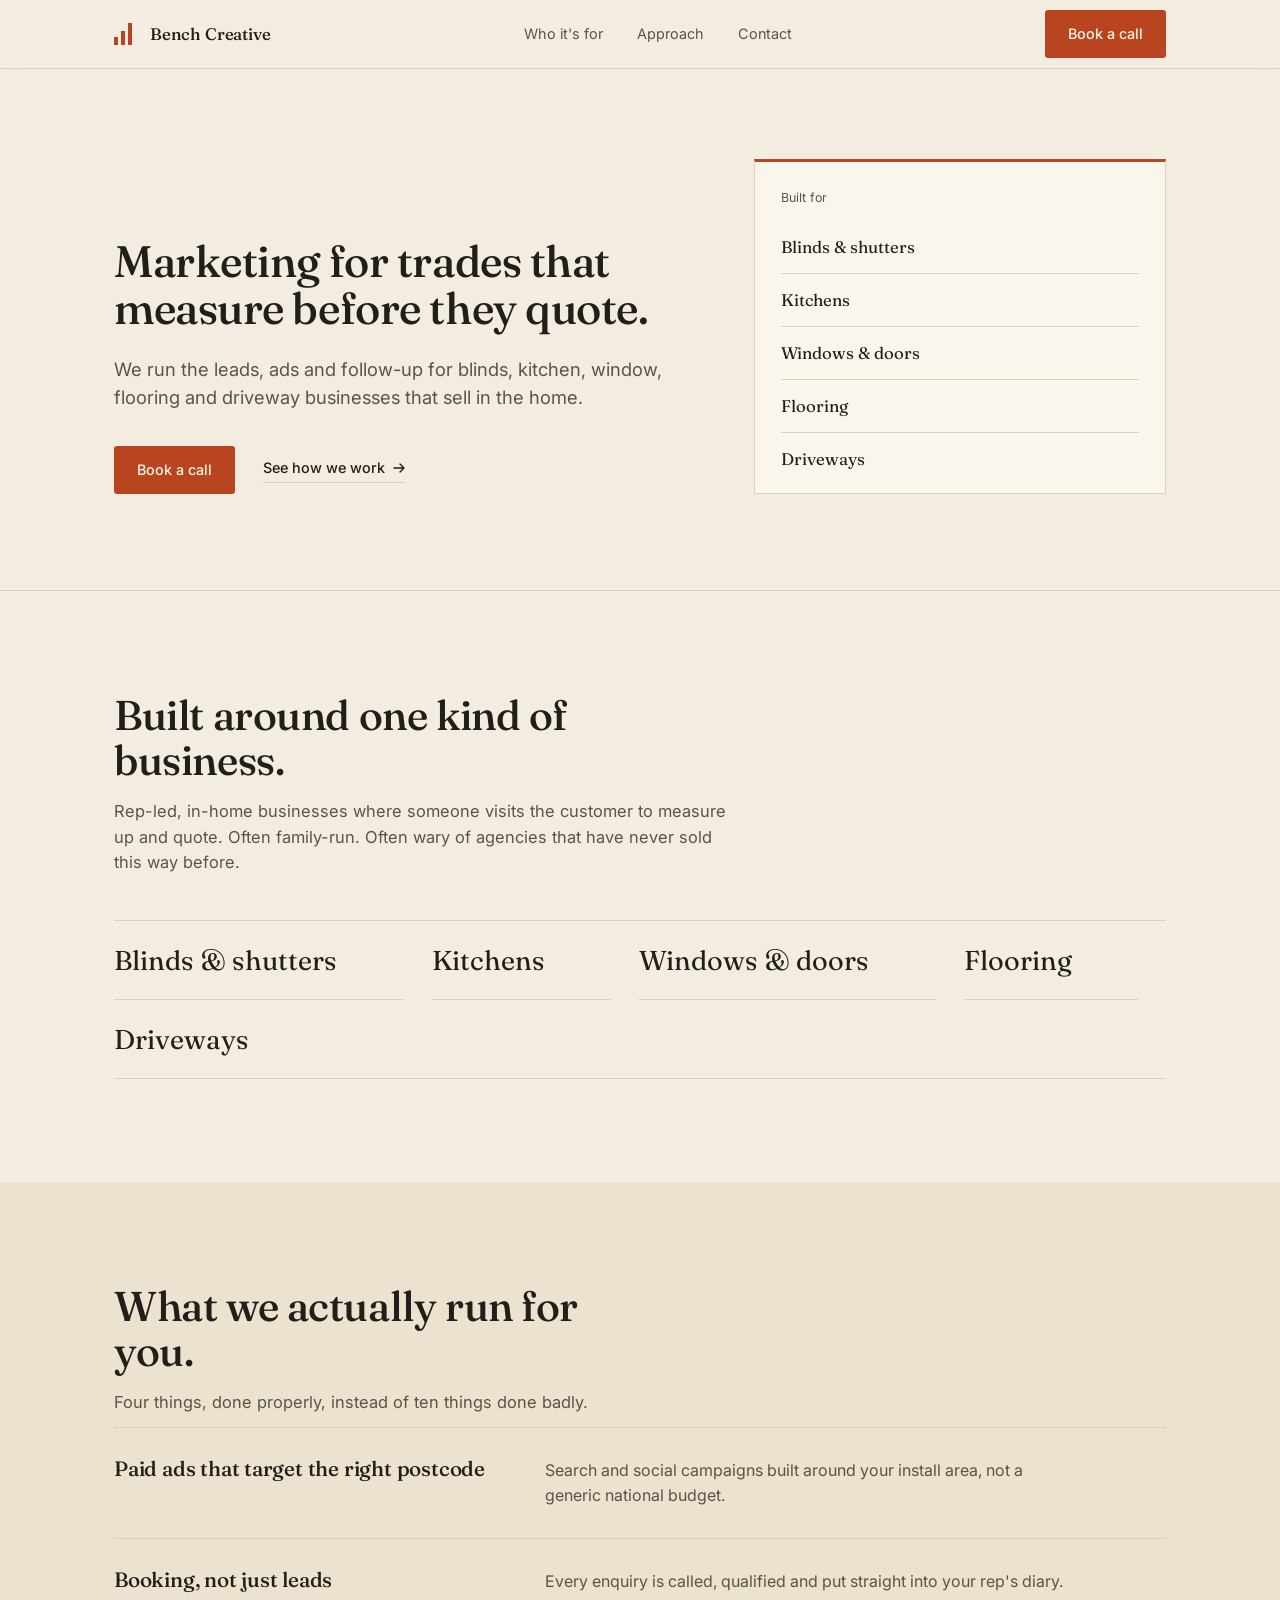
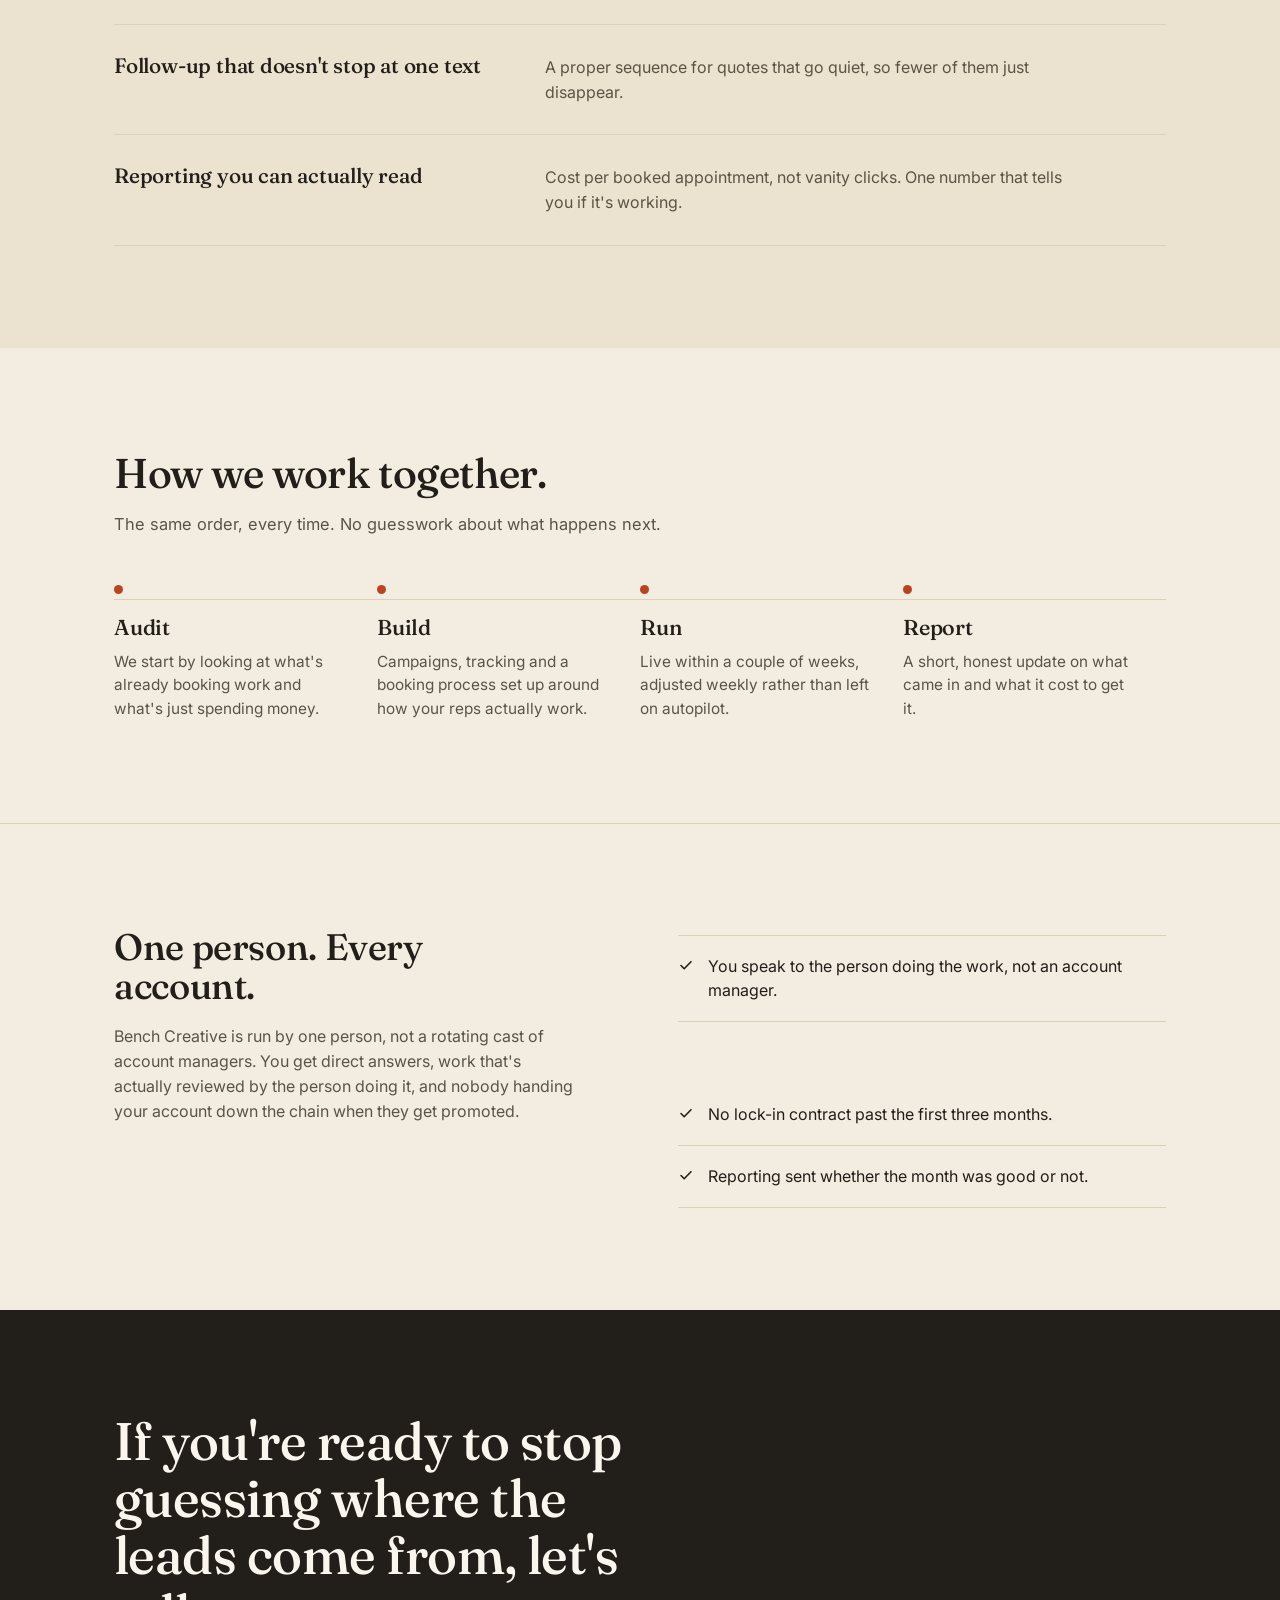
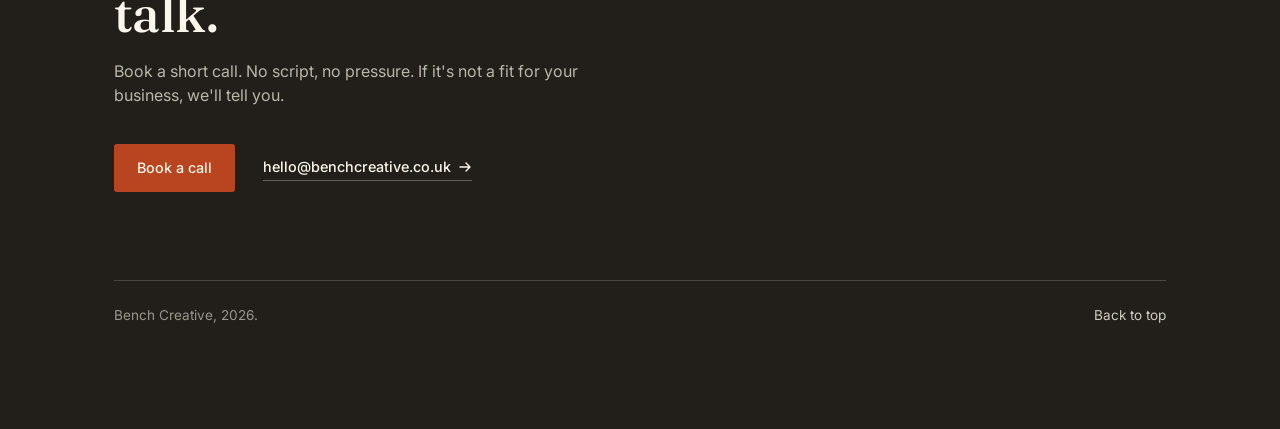
<file: bench-creative-site/index.html>
<!DOCTYPE html>
<html lang="en">
<head>
<meta charset="UTF-8">
<meta name="viewport" content="width=device-width, initial-scale=1.0">
<title>Bench Creative: Marketing for in-home trades</title>
<meta name="description" content="Bench Creative runs leads, ads and follow-up for rep-led, in-home businesses: blinds, kitchens, windows, flooring and driveways.">
<link rel="preconnect" href="https://fonts.googleapis.com">
<link rel="preconnect" href="https://fonts.gstatic.com" crossorigin>
<link href="https://fonts.googleapis.com/css2?family=Fraunces:ital,opsz,wght@0,9..144,400;0,9..144,500;0,9..144,600;1,9..144,500&family=Inter:wght@400;500;600&display=swap" rel="stylesheet">
<style>
  :root {
    --bg: #f3ede1;
    --bg-alt: #ebe2cf;
    --ink: #221e19;
    --ink-soft: #5c5346;
    --line: #ddd0b8;
    --accent: #b8451f;
    --accent-ink: #fbf3e6;
    --paper: #faf6ee;

    --ease-out: cubic-bezier(0.23, 1, 0.32, 1);
    --ease: cubic-bezier(0.4, 0, 0.2, 1);

    --max: 1180px;
    --gutter: clamp(20px, 5vw, 64px);
  }

  * { box-sizing: border-box; margin: 0; padding: 0; }

  html { scroll-behavior: smooth; }

  body {
    background: var(--bg);
    color: var(--ink);
    font-family: 'Inter', -apple-system, sans-serif;
    font-size: 16px;
    line-height: 1.55;
    -webkit-font-smoothing: antialiased;
  }

  h1, h2, h3 {
    font-family: 'Fraunces', Georgia, serif;
    font-weight: 500;
    line-height: 1.08;
    letter-spacing: -0.01em;
  }

  em {
    font-style: italic;
    font-weight: 500;
    line-height: 1.15;
  }

  a { color: inherit; }

  .wrap {
    max-width: var(--max);
    margin: 0 auto;
    padding-left: var(--gutter);
    padding-right: var(--gutter);
  }

  img, svg { display: block; max-width: 100%; }

  /* ---------- reveal-on-scroll ---------- */
  [data-reveal] {
    opacity: 0;
    transform: translateY(22px);
    transition: opacity 700ms var(--ease-out), transform 700ms var(--ease-out);
  }
  [data-reveal].is-visible {
    opacity: 1;
    transform: translateY(0);
  }
  [data-reveal-group] > * { transition-delay: calc(var(--i, 0) * 70ms); }

  @media (prefers-reduced-motion: reduce) {
    html { scroll-behavior: auto; }
    [data-reveal] {
      transform: none;
      transition: opacity 300ms ease;
    }
  }

  /* ---------- nav ---------- */
  .nav {
    position: sticky;
    top: 0;
    z-index: 40;
    background: #f3ede1;
    background: color-mix(in srgb, var(--bg) 92%, transparent);
    backdrop-filter: blur(10px);
    -webkit-backdrop-filter: blur(10px);
    border-bottom: 1px solid var(--line);
  }
  .nav-inner {
    display: flex;
    align-items: center;
    justify-content: space-between;
    height: 68px;
  }
  .brand {
    display: flex;
    align-items: center;
    gap: 10px;
    font-family: 'Fraunces', serif;
    font-weight: 500;
    font-size: 1.05rem;
    letter-spacing: -0.01em;
    text-decoration: none;
    color: var(--ink);
  }
  .brand-mark { flex-shrink: 0; }
  .brand-mark rect { fill: var(--accent); }

  .nav-links {
    display: flex;
    align-items: center;
    gap: 34px;
  }
  .nav-links a {
    font-size: 0.9rem;
    text-decoration: none;
    color: var(--ink-soft);
    transition: color 180ms var(--ease);
  }
  .nav-links a:hover { color: var(--ink); }

  .nav-actions { display: flex; align-items: center; gap: 20px; }

  @media (max-width: 720px) {
    .nav-links { display: none; }
  }

  /* ---------- buttons ---------- */
  .btn {
    display: inline-flex;
    align-items: center;
    justify-content: center;
    gap: 8px;
    white-space: nowrap;
    font-size: 0.9rem;
    font-weight: 500;
    padding: 12px 22px;
    border-radius: 3px;
    border: 1px solid transparent;
    text-decoration: none;
    cursor: pointer;
    transition: transform 160ms var(--ease-out), background 160ms var(--ease), border-color 160ms var(--ease);
  }
  .btn:active { transform: scale(0.97); }
  .btn-primary {
    background: var(--accent);
    color: var(--accent-ink);
  }
  .btn-primary:hover { background: #973a1a; background: color-mix(in srgb, var(--accent) 88%, black); }
  .btn-ghost {
    background: transparent;
    border-color: var(--line);
    color: var(--ink);
  }
  .btn-ghost:hover { border-color: var(--ink-soft); }

  .link-arrow {
    display: inline-flex;
    align-items: center;
    gap: 7px;
    font-size: 0.9rem;
    font-weight: 500;
    text-decoration: none;
    color: var(--ink);
    border-bottom: 1px solid var(--line);
    padding-bottom: 2px;
    transition: border-color 180ms var(--ease), gap 220ms var(--ease-out);
  }
  .link-arrow:hover { border-color: var(--ink); gap: 11px; }
  .link-arrow svg { transition: transform 220ms var(--ease-out); }
  .link-arrow:hover svg { transform: translateX(2px); }

  /* ---------- hero ---------- */
  .hero {
    padding: clamp(48px, 7vw, 96px) 0 clamp(64px, 8vw, 96px);
  }
  .hero-grid {
    display: grid;
    grid-template-columns: 1.4fr 1fr;
    gap: clamp(32px, 5vw, 72px);
    align-items: end;
  }
  .hero h1 {
    font-size: clamp(1.9rem, 1.3rem + 1.9vw, 2.75rem);
    max-width: 24ch;
  }
  .hero-sub {
    margin-top: 22px;
    max-width: 46ch;
    font-size: clamp(1rem, 0.94rem + 0.3vw, 1.15rem);
    color: var(--ink-soft);
  }
  .hero-actions {
    margin-top: 34px;
    display: flex;
    align-items: center;
    gap: 28px;
    flex-wrap: wrap;
  }

  .hero-card {
    background: var(--paper);
    border: 1px solid var(--line);
    border-top: 3px solid var(--accent);
    padding: 26px 26px 8px;
  }
  .hero-card-label {
    font-size: 0.78rem;
    color: var(--ink-soft);
    margin-bottom: 14px;
  }
  .hero-card ul { list-style: none; }
  .hero-card li {
    font-family: 'Fraunces', serif;
    font-size: 1.05rem;
    padding: 13px 0;
    border-bottom: 1px solid var(--line);
  }
  .hero-card li:last-child { border-bottom: none; }

  @media (max-width: 860px) {
    .hero-grid { grid-template-columns: 1fr; align-items: start; }
    .hero-card { max-width: 420px; }
  }

  /* ---------- section shell ---------- */
  section { padding: clamp(56px, 8vw, 108px) 0; }
  .section-head h2 {
    font-size: clamp(1.8rem, 1.5rem + 1.4vw, 2.6rem);
    max-width: 18ch;
  }
  .section-head p {
    margin-top: 16px;
    max-width: 62ch;
    color: var(--ink-soft);
    font-size: 1.03rem;
  }

  /* ---------- who it's for ---------- */
  .who { border-top: 1px solid var(--line); }
  .trade-row {
    margin-top: 44px;
    display: flex;
    flex-wrap: wrap;
    gap: 0;
    border-top: 1px solid var(--line);
  }
  .trade-row span {
    font-family: 'Fraunces', serif;
    font-size: clamp(1.2rem, 1rem + 1vw, 1.7rem);
    padding: 18px 28px 18px 0;
    margin-right: 28px;
    border-bottom: 1px solid var(--line);
    flex: 1 1 auto;
  }
  .trade-row span:last-child { margin-right: 0; }

  /* ---------- approach (stacked rows) ---------- */
  .approach { background: var(--bg-alt); }
  .approach-list { margin-top: 12px; }
  .approach-row {
    display: grid;
    grid-template-columns: minmax(220px, 0.9fr) 1.4fr;
    gap: 32px;
    padding: 30px 0;
    border-top: 1px solid var(--line);
  }
  .approach-list .approach-row:last-child { border-bottom: 1px solid var(--line); }
  .approach-row h3 {
    font-size: 1.3rem;
    font-weight: 500;
  }
  .approach-row p { color: var(--ink-soft); max-width: 52ch; }

  @media (max-width: 720px) {
    .approach-row { grid-template-columns: 1fr; gap: 10px; }
  }

  /* ---------- process (horizontal strip) ---------- */
  .process-strip {
    margin-top: 48px;
    display: grid;
    grid-template-columns: repeat(4, 1fr);
    position: relative;
  }
  .process-strip::before {
    content: "";
    position: absolute;
    top: 14px;
    left: 0;
    right: 0;
    height: 1px;
    background: var(--line);
  }
  .process-step { padding-right: 28px; position: relative; }
  .process-dot {
    width: 9px;
    height: 9px;
    background: var(--accent);
    border-radius: 50%;
    margin-bottom: 22px;
    position: relative;
  }
  .process-step h3 {
    font-size: 1.35rem;
    margin-bottom: 10px;
  }
  .process-step p { color: var(--ink-soft); font-size: 0.96rem; max-width: 30ch; }

  @media (max-width: 760px) {
    .process-strip { grid-template-columns: 1fr; gap: 30px; }
    .process-strip::before { display: none; }
    .process-step { padding-left: 22px; padding-right: 0; border-left: 1px solid var(--line); }
    .process-dot { position: absolute; left: -5px; top: 4px; margin-bottom: 0; }
    .process-step h3 { padding-left: 18px; }
    .process-step p { padding-left: 18px; }
  }

  /* ---------- founder / why ---------- */
  .why { border-top: 1px solid var(--line); }
  .why-grid {
    display: grid;
    grid-template-columns: 1fr 1fr;
    gap: clamp(40px, 6vw, 90px);
  }
  .why h2 { font-size: clamp(1.7rem, 1.4rem + 1.2vw, 2.3rem); max-width: 14ch; }
  .why-body { margin-top: 18px; color: var(--ink-soft); max-width: 46ch; }
  .why-list { margin-top: 8px; }
  .why-list li {
    list-style: none;
    padding: 18px 0;
    border-bottom: 1px solid var(--line);
    display: flex;
    gap: 14px;
  }
  .why-list li:first-child { border-top: 1px solid var(--line); }
  .why-list svg { flex-shrink: 0; margin-top: 3px; }
  .why-list span { color: var(--ink); }

  @media (max-width: 780px) {
    .why-grid { grid-template-columns: 1fr; }
  }

  /* ---------- contact band ---------- */
  .contact {
    background: var(--ink);
    color: var(--paper);
  }
  .contact h2 {
    color: var(--paper);
    font-size: clamp(2rem, 1.5rem + 2.4vw, 3.3rem);
    max-width: 16ch;
  }
  .contact-sub {
    margin-top: 18px;
    max-width: 48ch;
    color: #c9c1b3;
    color: color-mix(in srgb, var(--paper) 70%, transparent);
  }
  .contact-actions { margin-top: 36px; display: flex; align-items: center; gap: 28px; flex-wrap: wrap; }
  .contact .link-arrow { color: var(--paper); border-color: #6b6558; border-color: color-mix(in srgb, var(--paper) 30%, transparent); }
  .contact .link-arrow:hover { border-color: var(--paper); }

  .contact-foot {
    margin-top: clamp(56px, 8vw, 88px);
    padding-top: 24px;
    border-top: 1px solid #514c42;
    border-top: 1px solid color-mix(in srgb, var(--paper) 18%, transparent);
    display: flex;
    justify-content: space-between;
    align-items: center;
    flex-wrap: wrap;
    gap: 14px;
    font-size: 0.85rem;
    color: #a39c8e;
    color: color-mix(in srgb, var(--paper) 55%, transparent);
  }
  .contact-foot a { color: #ddd6c8; color: color-mix(in srgb, var(--paper) 80%, transparent); text-decoration: none; }
  .contact-foot a:hover { color: var(--paper); }
</style>
</head>
<body>

<nav class="nav">
  <div class="wrap nav-inner">
    <a class="brand" href="#top">
      <svg class="brand-mark" width="26" height="22" viewBox="0 0 26 22" aria-hidden="true">
        <rect x="0" y="14" width="4" height="8"></rect>
        <rect x="7" y="8" width="4" height="14"></rect>
        <rect x="14" y="0" width="4" height="22"></rect>
      </svg>
      Bench Creative
    </a>
    <div class="nav-links">
      <a href="#who">Who it's for</a>
      <a href="#approach">Approach</a>
      <a href="#contact">Contact</a>
    </div>
    <div class="nav-actions">
      <a class="btn btn-primary" href="#contact">Book a call</a>
    </div>
  </div>
</nav>

<main id="top">

  <header class="hero">
    <div class="wrap hero-grid">
      <div>
        <h1 data-reveal>Marketing for trades that measure before they quote.</h1>
        <p class="hero-sub" data-reveal>We run the leads, ads and follow-up for blinds, kitchen, window, flooring and driveway businesses that sell in the home.</p>
        <div class="hero-actions" data-reveal>
          <a class="btn btn-primary" href="#contact">Book a call</a>
          <a class="link-arrow" href="#process">
            See how we work
            <svg width="14" height="14" viewBox="0 0 14 14" fill="none" aria-hidden="true"><path d="M2 7h10M8 3l4 4-4 4" stroke="currentColor" stroke-width="1.4" stroke-linecap="round" stroke-linejoin="round"/></svg>
          </a>
        </div>
      </div>
      <div class="hero-card" data-reveal>
        <p class="hero-card-label">Built for</p>
        <ul>
          <li>Blinds &amp; shutters</li>
          <li>Kitchens</li>
          <li>Windows &amp; doors</li>
          <li>Flooring</li>
          <li>Driveways</li>
        </ul>
      </div>
    </div>
  </header>

  <section class="who" id="who">
    <div class="wrap">
      <div class="section-head" data-reveal>
        <h2>Built around one kind of business.</h2>
        <p>Rep-led, in-home businesses where someone visits the customer to measure up and quote. Often family-run. Often wary of agencies that have never sold this way before.</p>
      </div>
      <div class="trade-row" data-reveal>
        <span>Blinds &amp; shutters</span>
        <span>Kitchens</span>
        <span>Windows &amp; doors</span>
        <span>Flooring</span>
        <span>Driveways</span>
      </div>
    </div>
  </section>

  <section class="approach" id="approach">
    <div class="wrap">
      <div class="section-head" data-reveal>
        <h2>What we actually run for you.</h2>
        <p>Four things, done properly, instead of ten things done badly.</p>
      </div>
      <div class="approach-list" data-reveal-group>
        <div class="approach-row" data-reveal style="--i:0">
          <h3>Paid ads that target the right postcode</h3>
          <p>Search and social campaigns built around your install area, not a generic national budget.</p>
        </div>
        <div class="approach-row" data-reveal style="--i:1">
          <h3>Booking, not just leads</h3>
          <p>Every enquiry is called, qualified and put straight into your rep's diary.</p>
        </div>
        <div class="approach-row" data-reveal style="--i:2">
          <h3>Follow-up that doesn't stop at one text</h3>
          <p>A proper sequence for quotes that go quiet, so fewer of them just disappear.</p>
        </div>
        <div class="approach-row" data-reveal style="--i:3">
          <h3>Reporting you can actually read</h3>
          <p>Cost per booked appointment, not vanity clicks. One number that tells you if it's working.</p>
        </div>
      </div>
    </div>
  </section>

  <section id="process">
    <div class="wrap">
      <div class="section-head" data-reveal>
        <h2>How we work together.</h2>
        <p>The same order, every time. No guesswork about what happens next.</p>
      </div>
      <div class="process-strip" data-reveal-group>
        <div class="process-step" data-reveal style="--i:0">
          <div class="process-dot"></div>
          <h3>Audit</h3>
          <p>We start by looking at what's already booking work and what's just spending money.</p>
        </div>
        <div class="process-step" data-reveal style="--i:1">
          <div class="process-dot"></div>
          <h3>Build</h3>
          <p>Campaigns, tracking and a booking process set up around how your reps actually work.</p>
        </div>
        <div class="process-step" data-reveal style="--i:2">
          <div class="process-dot"></div>
          <h3>Run</h3>
          <p>Live within a couple of weeks, adjusted weekly rather than left on autopilot.</p>
        </div>
        <div class="process-step" data-reveal style="--i:3">
          <div class="process-dot"></div>
          <h3>Report</h3>
          <p>A short, honest update on what came in and what it cost to get it.</p>
        </div>
      </div>
    </div>
  </section>

  <section class="why" id="why">
    <div class="wrap why-grid">
      <div data-reveal>
        <h2>One person. Every account.</h2>
        <p class="why-body">Bench Creative is run by one person, not a rotating cast of account managers. You get direct answers, work that's actually reviewed by the person doing it, and nobody handing your account down the chain when they get promoted.</p>
      </div>
      <ul class="why-list" data-reveal-group>
        <li data-reveal style="--i:0">
          <svg width="16" height="16" viewBox="0 0 16 16" fill="none" aria-hidden="true"><path d="M3 8.5l3.2 3.2L13 4.7" stroke="currentColor" stroke-width="1.6" stroke-linecap="round" stroke-linejoin="round"/></svg>
          <span>You speak to the person doing the work, not an account manager.</span>
        </li>
        <li data-reveal style="--i:1">
          <svg width="16" height="16" viewBox="0 0 16 16" fill="none" aria-hidden="true"><path d="M3 8.5l3.2 3.2L13 4.7" stroke="currentColor" stroke-width="1.6" stroke-linecap="round" stroke-linejoin="round"/></svg>
          <span>Campaigns reviewed weekly, not left running unattended.</span>
        </li>
        <li data-reveal style="--i:2">
          <svg width="16" height="16" viewBox="0 0 16 16" fill="none" aria-hidden="true"><path d="M3 8.5l3.2 3.2L13 4.7" stroke="currentColor" stroke-width="1.6" stroke-linecap="round" stroke-linejoin="round"/></svg>
          <span>No lock-in contract past the first three months.</span>
        </li>
        <li data-reveal style="--i:3">
          <svg width="16" height="16" viewBox="0 0 16 16" fill="none" aria-hidden="true"><path d="M3 8.5l3.2 3.2L13 4.7" stroke="currentColor" stroke-width="1.6" stroke-linecap="round" stroke-linejoin="round"/></svg>
          <span>Reporting sent whether the month was good or not.</span>
        </li>
      </ul>
    </div>
  </section>

  <section class="contact" id="contact">
    <div class="wrap">
      <h2 data-reveal>If you're ready to stop guessing where the leads come from, let's talk.</h2>
      <p class="contact-sub" data-reveal>Book a short call. No script, no pressure. If it's not a fit for your business, we'll tell you.</p>
      <div class="contact-actions" data-reveal>
        <a class="btn btn-primary" href="mailto:hello@benchcreative.co.uk">Book a call</a>
        <a class="link-arrow" href="mailto:hello@benchcreative.co.uk">
          hello@benchcreative.co.uk
          <svg width="14" height="14" viewBox="0 0 14 14" fill="none" aria-hidden="true"><path d="M2 7h10M8 3l4 4-4 4" stroke="currentColor" stroke-width="1.4" stroke-linecap="round" stroke-linejoin="round"/></svg>
        </a>
      </div>
      <div class="contact-foot">
        <span>Bench Creative, 2026.</span>
        <a href="#top">Back to top</a>
      </div>
    </div>
  </section>

</main>

<script>
  (function () {
    var groups = document.querySelectorAll('[data-reveal-group]');
    groups.forEach(function (g) {
      g.querySelectorAll('[data-reveal]').forEach(function (el) {
        el.style.transitionDelay = 'calc(' + (el.style.getPropertyValue('--i') || 0) + ' * 70ms)';
      });
    });

    if (!('IntersectionObserver' in window)) {
      document.querySelectorAll('[data-reveal]').forEach(function (el) { el.classList.add('is-visible'); });
      return;
    }

    var io = new IntersectionObserver(function (entries) {
      entries.forEach(function (entry) {
        if (entry.isIntersecting) {
          entry.target.classList.add('is-visible');
          io.unobserve(entry.target);
        }
      });
    }, { threshold: 0.2, rootMargin: '0px 0px -60px 0px' });

    document.querySelectorAll('[data-reveal]').forEach(function (el) { io.observe(el); });
  })();
</script>

</body>
</html>
</file>
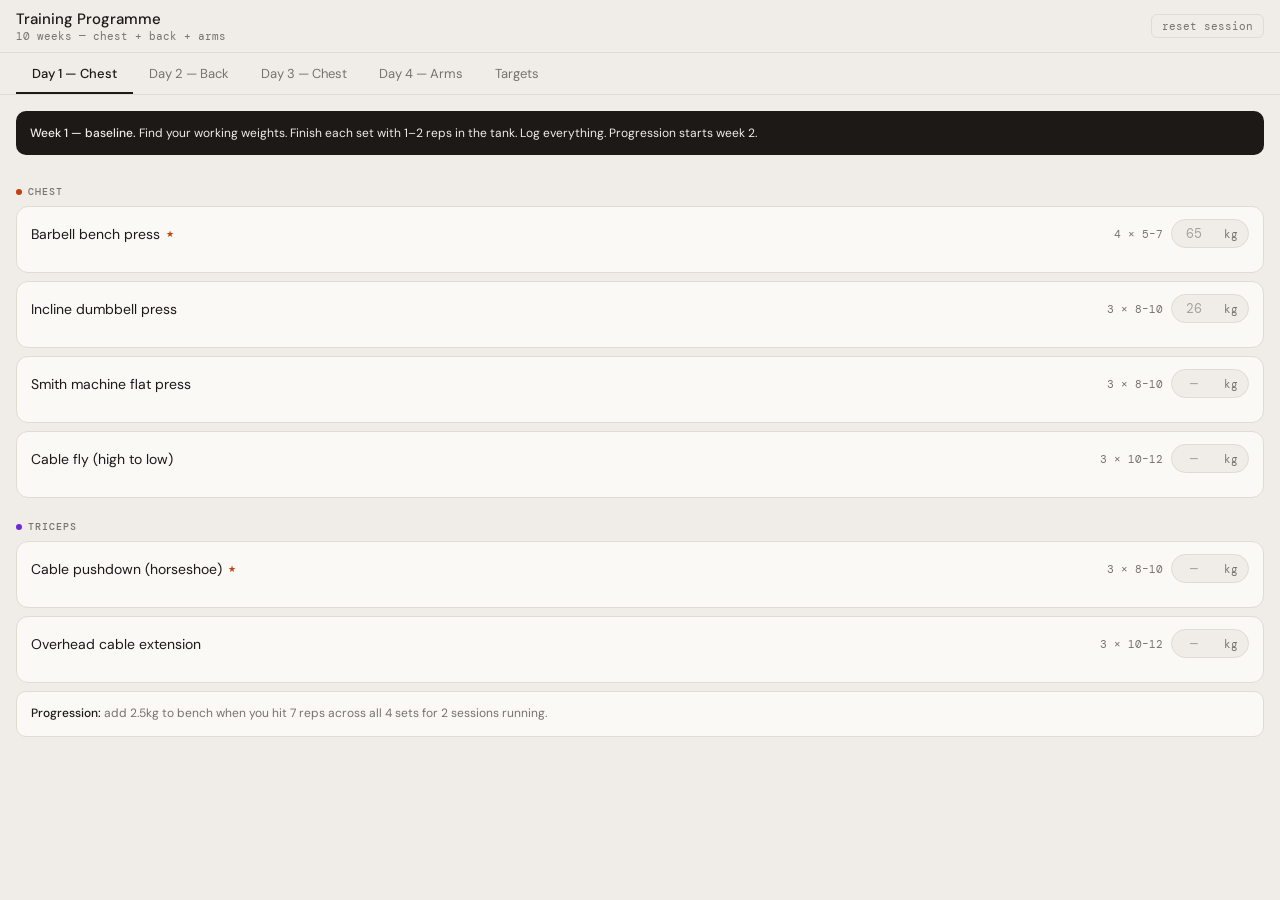
<file: gym_tracker.html>
<!DOCTYPE html>
<html lang="en">
<head>
<meta charset="UTF-8">
<meta name="viewport" content="width=device-width, initial-scale=1.0, user-scalable=no">
<title>Training Programme</title>
<link href="https://fonts.googleapis.com/css2?family=DM+Mono:wght@400;500&family=DM+Sans:ital,wght@0,300;0,400;0,500;1,300&display=swap" rel="stylesheet">
<style>
  :root {
    --bg: #f0ede8;
    --card: #faf9f6;
    --border: #e0dbd3;
    --text: #1c1917;
    --muted: #78716c;
    --light: #a8a29e;
    --chest: #c2410c;
    --back: #15803d;
    --arms: #6d28d9;
    --shoulders: #0369a1;
    --legs: #b45309;
    --star: #c2410c;
    --complete: #15803d;
  }
  * { box-sizing: border-box; margin: 0; padding: 0; -webkit-tap-highlight-color: transparent; }
  body { font-family: 'DM Sans', sans-serif; background: var(--bg); color: var(--text); min-height: 100vh; padding-bottom: 40px; }

  /* NAV */
  .nav { position: sticky; top: 0; z-index: 100; background: var(--bg); border-bottom: 1px solid var(--border); padding: 0 16px; }
  .nav-inner { display: flex; align-items: center; justify-content: space-between; height: 52px; }
  .nav-title { font-size: 15px; font-weight: 500; }
  .nav-sub { font-size: 11px; font-family: 'DM Mono', monospace; color: var(--muted); }
  .reset-btn { font-size: 11px; font-family: 'DM Mono', monospace; color: var(--muted); background: none; border: 1px solid var(--border); border-radius: 6px; padding: 4px 10px; cursor: pointer; }

  /* DAY TABS */
  .tabs { display: flex; overflow-x: auto; gap: 0; padding: 0 16px; background: var(--bg); border-bottom: 1px solid var(--border); scrollbar-width: none; }
  .tabs::-webkit-scrollbar { display: none; }
  .tab { flex-shrink: 0; padding: 12px 16px 10px; font-size: 13px; font-weight: 400; color: var(--muted); border-bottom: 2px solid transparent; cursor: pointer; transition: all 0.15s; white-space: nowrap; background: none; border-top: none; border-left: none; border-right: none; font-family: 'DM Sans', sans-serif; }
  .tab.active { color: var(--text); font-weight: 500; border-bottom-color: var(--text); }

  /* CONTENT */
  .content { padding: 16px; display: none; }
  .content.active { display: block; }

  /* WEEK NOTE */
  .week-note { background: var(--text); color: var(--bg); border-radius: 10px; padding: 12px 14px; margin-bottom: 16px; font-size: 12px; line-height: 1.7; }
  .week-note strong { font-weight: 500; }

  /* SECTION */
  .section-label { font-size: 10px; font-family: 'DM Mono', monospace; font-weight: 500; text-transform: uppercase; letter-spacing: 0.1em; color: var(--muted); padding: 14px 0 8px; display: flex; align-items: center; gap: 6px; }
  .section-dot { width: 6px; height: 6px; border-radius: 50%; flex-shrink: 0; }
  .dot-chest { background: var(--chest); }
  .dot-back { background: var(--back); }
  .dot-arms { background: var(--arms); }
  .dot-shoulders { background: var(--shoulders); }
  .dot-legs { background: var(--legs); }

  /* EXERCISE CARD */
  .ex-card { background: var(--card); border: 1px solid var(--border); border-radius: 12px; margin-bottom: 8px; overflow: hidden; transition: border-color 0.2s; }
  .ex-card.done { border-color: #bbf7d0; background: #f0fdf4; }

  .ex-header { display: flex; align-items: center; justify-content: space-between; padding: 12px 14px; gap: 10px; cursor: pointer; }
  .ex-header-left { display: flex; align-items: center; gap: 6px; flex: 1; min-width: 0; }
  .ex-name { font-size: 14px; line-height: 1.3; }
  .star { font-size: 9px; color: var(--star); flex-shrink: 0; }
  .ex-header-right { display: flex; align-items: center; gap: 8px; flex-shrink: 0; }
  .ex-sets-label { font-size: 11px; font-family: 'DM Mono', monospace; color: var(--muted); }

  .weight-pill { display: flex; align-items: center; gap: 0; background: var(--bg); border: 1px solid var(--border); border-radius: 20px; overflow: hidden; }
  .weight-input { font-size: 13px; font-family: 'DM Mono', monospace; font-weight: 500; color: var(--text); background: none; border: none; outline: none; width: 52px; text-align: center; padding: 5px 4px 5px 10px; }
  .weight-input::placeholder { color: var(--light); font-weight: 400; }
  .weight-unit { font-size: 11px; font-family: 'DM Mono', monospace; color: var(--muted); padding-right: 10px; }
  .ex-card.done .weight-pill { background: #dcfce7; border-color: #86efac; }

  /* SETS TRACKER */
  .sets-row { display: flex; align-items: center; gap: 8px; padding: 0 14px 12px; flex-wrap: wrap; }
  .set-btn { width: 36px; height: 36px; border-radius: 8px; border: 1px solid var(--border); background: var(--bg); font-size: 12px; font-family: 'DM Mono', monospace; color: var(--muted); cursor: pointer; transition: all 0.15s; display: flex; align-items: center; justify-content: center; font-weight: 500; }
  .set-btn.done { background: var(--text); border-color: var(--text); color: var(--bg); }
  .sets-info { font-size: 11px; font-family: 'DM Mono', monospace; color: var(--light); margin-left: 4px; }

  /* PROGRESS NOTE */
  .prog-note { background: var(--card); border: 1px solid var(--border); border-radius: 10px; padding: 12px 14px; margin-top: 8px; font-size: 12px; color: var(--muted); line-height: 1.6; }
  .prog-note strong { color: var(--text); font-weight: 500; }

  /* TARGETS */
  .targets-section { margin-top: 24px; }
  .targets-title { font-size: 10px; font-family: 'DM Mono', monospace; text-transform: uppercase; letter-spacing: 0.1em; color: var(--muted); margin-bottom: 10px; padding: 0 2px; }
  .target-grid { display: grid; grid-template-columns: repeat(3, 1fr); gap: 8px; }
  .target-item { background: var(--card); border: 1px solid var(--border); border-radius: 10px; padding: 10px 12px; }
  .target-name { font-size: 10px; font-family: 'DM Mono', monospace; color: var(--muted); margin-bottom: 6px; }
  .target-nums { display: flex; align-items: baseline; gap: 4px; }
  .t-start { font-size: 16px; font-weight: 300; }
  .t-arrow { font-size: 11px; color: var(--light); }
  .t-end { font-size: 16px; font-weight: 500; color: var(--chest); }
  .t-unit { font-size: 10px; color: var(--muted); }

  /* SESSION COMPLETE */
  .complete-bar { display: none; align-items: center; justify-content: space-between; background: var(--complete); color: white; border-radius: 10px; padding: 12px 16px; margin-bottom: 16px; font-size: 13px; font-weight: 500; }
  .complete-bar.show { display: flex; }
  .complete-bar span { font-size: 18px; }
</style>
</head>
<body>

<div class="nav">
  <div class="nav-inner">
    <div>
      <div class="nav-title">Training Programme</div>
      <div class="nav-sub">10 weeks — chest + back + arms</div>
    </div>
    <button class="reset-btn" onclick="confirmReset()">reset session</button>
  </div>
</div>

<div class="tabs">
  <button class="tab active" onclick="switchTab(0)">Day 1 — Chest</button>
  <button class="tab" onclick="switchTab(1)">Day 2 — Back</button>
  <button class="tab" onclick="switchTab(2)">Day 3 — Chest</button>
  <button class="tab" onclick="switchTab(3)">Day 4 — Arms</button>
  <button class="tab" onclick="switchTab(4)">Targets</button>
</div>

<!-- DAY 1 -->
<div class="content active" id="day-0">
  <div class="week-note"><strong>Week 1 — baseline.</strong> Find your working weights. Finish each set with 1–2 reps in the tank. Log everything. Progression starts week 2.</div>
  <div class="complete-bar" id="complete-0"><div>Session complete 💪</div><span></span></div>

  <div class="section-label"><span class="section-dot dot-chest"></span>Chest</div>
  <div class="ex-card" id="ex-0-0">
    <div class="ex-header" onclick="toggleSets('0-0')">
      <div class="ex-header-left"><span class="ex-name">Barbell bench press</span><span class="star">★</span></div>
      <div class="ex-header-right">
        <span class="ex-sets-label">4 × 5–7</span>
        <div class="weight-pill"><input class="weight-input" type="number" placeholder="65" id="w-0-0" onchange="saveWeight('0-0', this.value)" inputmode="decimal"><span class="weight-unit">kg</span></div>
      </div>
    </div>
    <div class="sets-row" id="sets-0-0"></div>
  </div>

  <div class="ex-card" id="ex-0-1">
    <div class="ex-header" onclick="toggleSets('0-1')">
      <div class="ex-header-left"><span class="ex-name">Incline dumbbell press</span></div>
      <div class="ex-header-right">
        <span class="ex-sets-label">3 × 8–10</span>
        <div class="weight-pill"><input class="weight-input" type="number" placeholder="26" id="w-0-1" onchange="saveWeight('0-1', this.value)" inputmode="decimal"><span class="weight-unit">kg</span></div>
      </div>
    </div>
    <div class="sets-row" id="sets-0-1"></div>
  </div>

  <div class="ex-card" id="ex-0-2">
    <div class="ex-header" onclick="toggleSets('0-2')">
      <div class="ex-header-left"><span class="ex-name">Smith machine flat press</span></div>
      <div class="ex-header-right">
        <span class="ex-sets-label">3 × 8–10</span>
        <div class="weight-pill"><input class="weight-input" type="number" placeholder="—" id="w-0-2" onchange="saveWeight('0-2', this.value)" inputmode="decimal"><span class="weight-unit">kg</span></div>
      </div>
    </div>
    <div class="sets-row" id="sets-0-2"></div>
  </div>

  <div class="ex-card" id="ex-0-3">
    <div class="ex-header" onclick="toggleSets('0-3')">
      <div class="ex-header-left"><span class="ex-name">Cable fly (high to low)</span></div>
      <div class="ex-header-right">
        <span class="ex-sets-label">3 × 10–12</span>
        <div class="weight-pill"><input class="weight-input" type="number" placeholder="—" id="w-0-3" onchange="saveWeight('0-3', this.value)" inputmode="decimal"><span class="weight-unit">kg</span></div>
      </div>
    </div>
    <div class="sets-row" id="sets-0-3"></div>
  </div>

  <div class="section-label"><span class="section-dot dot-arms"></span>Triceps</div>

  <div class="ex-card" id="ex-0-4">
    <div class="ex-header" onclick="toggleSets('0-4')">
      <div class="ex-header-left"><span class="ex-name">Cable pushdown (horseshoe)</span><span class="star">★</span></div>
      <div class="ex-header-right">
        <span class="ex-sets-label">3 × 8–10</span>
        <div class="weight-pill"><input class="weight-input" type="number" placeholder="—" id="w-0-4" onchange="saveWeight('0-4', this.value)" inputmode="decimal"><span class="weight-unit">kg</span></div>
      </div>
    </div>
    <div class="sets-row" id="sets-0-4"></div>
  </div>

  <div class="ex-card" id="ex-0-5">
    <div class="ex-header" onclick="toggleSets('0-5')">
      <div class="ex-header-left"><span class="ex-name">Overhead cable extension</span></div>
      <div class="ex-header-right">
        <span class="ex-sets-label">3 × 10–12</span>
        <div class="weight-pill"><input class="weight-input" type="number" placeholder="—" id="w-0-5" onchange="saveWeight('0-5', this.value)" inputmode="decimal"><span class="weight-unit">kg</span></div>
      </div>
    </div>
    <div class="sets-row" id="sets-0-5"></div>
  </div>

  <div class="prog-note"><strong>Progression:</strong> add 2.5kg to bench when you hit 7 reps across all 4 sets for 2 sessions running.</div>
</div>

<!-- DAY 2 -->
<div class="content" id="day-1">
  <div class="complete-bar" id="complete-1"></div>

  <div class="section-label"><span class="section-dot dot-back"></span>Back — lats + rear delts</div>

  <div class="ex-card" id="ex-1-0">
    <div class="ex-header" onclick="toggleSets('1-0')">
      <div class="ex-header-left"><span class="ex-name">Close grip lat pulldown</span><span class="star">★</span></div>
      <div class="ex-header-right">
        <span class="ex-sets-label">4 × 5–7</span>
        <div class="weight-pill"><input class="weight-input" type="number" placeholder="66" id="w-1-0" onchange="saveWeight('1-0', this.value)" inputmode="decimal"><span class="weight-unit">kg</span></div>
      </div>
    </div>
    <div class="sets-row" id="sets-1-0"></div>
  </div>

  <div class="ex-card" id="ex-1-1">
    <div class="ex-header" onclick="toggleSets('1-1')">
      <div class="ex-header-left"><span class="ex-name">Single arm lat pulldown</span></div>
      <div class="ex-header-right">
        <span class="ex-sets-label">3 × 8–10</span>
        <div class="weight-pill"><input class="weight-input" type="number" placeholder="—" id="w-1-1" onchange="saveWeight('1-1', this.value)" inputmode="decimal"><span class="weight-unit">kg</span></div>
      </div>
    </div>
    <div class="sets-row" id="sets-1-1"></div>
  </div>

  <div class="ex-card" id="ex-1-2">
    <div class="ex-header" onclick="toggleSets('1-2')">
      <div class="ex-header-left"><span class="ex-name">Single arm horizontal (lats)</span></div>
      <div class="ex-header-right">
        <span class="ex-sets-label">3 × 8–10</span>
        <div class="weight-pill"><input class="weight-input" type="number" placeholder="—" id="w-1-2" onchange="saveWeight('1-2', this.value)" inputmode="decimal"><span class="weight-unit">kg</span></div>
      </div>
    </div>
    <div class="sets-row" id="sets-1-2"></div>
  </div>

  <div class="ex-card" id="ex-1-3">
    <div class="ex-header" onclick="toggleSets('1-3')">
      <div class="ex-header-left"><span class="ex-name">Rear delt machine fly</span></div>
      <div class="ex-header-right">
        <span class="ex-sets-label">3 × 12–15</span>
        <div class="weight-pill"><input class="weight-input" type="number" placeholder="—" id="w-1-3" onchange="saveWeight('1-3', this.value)" inputmode="decimal"><span class="weight-unit">kg</span></div>
      </div>
    </div>
    <div class="sets-row" id="sets-1-3"></div>
  </div>

  <div class="ex-card" id="ex-1-4">
    <div class="ex-header" onclick="toggleSets('1-4')">
      <div class="ex-header-left"><span class="ex-name">Face pulls</span></div>
      <div class="ex-header-right">
        <span class="ex-sets-label">3 × 12–15</span>
        <div class="weight-pill"><input class="weight-input" type="number" placeholder="—" id="w-1-4" onchange="saveWeight('1-4', this.value)" inputmode="decimal"><span class="weight-unit">kg</span></div>
      </div>
    </div>
    <div class="sets-row" id="sets-1-4"></div>
  </div>

  <div class="section-label"><span class="section-dot dot-arms"></span>Biceps</div>

  <div class="ex-card" id="ex-1-5">
    <div class="ex-header" onclick="toggleSets('1-5')">
      <div class="ex-header-left"><span class="ex-name">Bayesian cable curl</span><span class="star">★</span></div>
      <div class="ex-header-right">
        <span class="ex-sets-label">3 × 8–10</span>
        <div class="weight-pill"><input class="weight-input" type="number" placeholder="—" id="w-1-5" onchange="saveWeight('1-5', this.value)" inputmode="decimal"><span class="weight-unit">kg</span></div>
      </div>
    </div>
    <div class="sets-row" id="sets-1-5"></div>
  </div>

  <div class="ex-card" id="ex-1-6">
    <div class="ex-header" onclick="toggleSets('1-6')">
      <div class="ex-header-left"><span class="ex-name">Dumbbell hammer curl</span></div>
      <div class="ex-header-right">
        <span class="ex-sets-label">3 × 10–12</span>
        <div class="weight-pill"><input class="weight-input" type="number" placeholder="—" id="w-1-6" onchange="saveWeight('1-6', this.value)" inputmode="decimal"><span class="weight-unit">kg</span></div>
      </div>
    </div>
    <div class="sets-row" id="sets-1-6"></div>
  </div>

  <div class="prog-note"><strong>Progression:</strong> add 2.5–5kg to pulldown when you hit the top of the rep range for 2 sessions running.</div>
</div>

<!-- DAY 3 -->
<div class="content" id="day-2">
  <div class="complete-bar" id="complete-2"></div>

  <div class="section-label"><span class="section-dot dot-chest"></span>Chest — second hit</div>

  <div class="ex-card" id="ex-2-0">
    <div class="ex-header" onclick="toggleSets('2-0')">
      <div class="ex-header-left"><span class="ex-name">Smith machine incline press</span><span class="star">★</span></div>
      <div class="ex-header-right">
        <span class="ex-sets-label">4 × 6–8</span>
        <div class="weight-pill"><input class="weight-input" type="number" placeholder="—" id="w-2-0" onchange="saveWeight('2-0', this.value)" inputmode="decimal"><span class="weight-unit">kg</span></div>
      </div>
    </div>
    <div class="sets-row" id="sets-2-0"></div>
  </div>

  <div class="ex-card" id="ex-2-1">
    <div class="ex-header" onclick="toggleSets('2-1')">
      <div class="ex-header-left"><span class="ex-name">Chest fly machine</span></div>
      <div class="ex-header-right">
        <span class="ex-sets-label">3 × 10–12</span>
        <div class="weight-pill"><input class="weight-input" type="number" placeholder="—" id="w-2-1" onchange="saveWeight('2-1', this.value)" inputmode="decimal"><span class="weight-unit">kg</span></div>
      </div>
    </div>
    <div class="sets-row" id="sets-2-1"></div>
  </div>

  <div class="ex-card" id="ex-2-2">
    <div class="ex-header" onclick="toggleSets('2-2')">
      <div class="ex-header-left"><span class="ex-name">Cable fly (low to high)</span></div>
      <div class="ex-header-right">
        <span class="ex-sets-label">3 × 10–12</span>
        <div class="weight-pill"><input class="weight-input" type="number" placeholder="—" id="w-2-2" onchange="saveWeight('2-2', this.value)" inputmode="decimal"><span class="weight-unit">kg</span></div>
      </div>
    </div>
    <div class="sets-row" id="sets-2-2"></div>
  </div>

  <div class="section-label"><span class="section-dot dot-shoulders"></span>Shoulders</div>

  <div class="ex-card" id="ex-2-3">
    <div class="ex-header" onclick="toggleSets('2-3')">
      <div class="ex-header-left"><span class="ex-name">Seated DB shoulder press</span><span class="star">★</span></div>
      <div class="ex-header-right">
        <span class="ex-sets-label">4 × 8–10</span>
        <div class="weight-pill"><input class="weight-input" type="number" placeholder="—" id="w-2-3" onchange="saveWeight('2-3', this.value)" inputmode="decimal"><span class="weight-unit">kg</span></div>
      </div>
    </div>
    <div class="sets-row" id="sets-2-3"></div>
  </div>

  <div class="ex-card" id="ex-2-4">
    <div class="ex-header" onclick="toggleSets('2-4')">
      <div class="ex-header-left"><span class="ex-name">Dumbbell lateral raise</span></div>
      <div class="ex-header-right">
        <span class="ex-sets-label">3 × 12–15</span>
        <div class="weight-pill"><input class="weight-input" type="number" placeholder="—" id="w-2-4" onchange="saveWeight('2-4', this.value)" inputmode="decimal"><span class="weight-unit">kg</span></div>
      </div>
    </div>
    <div class="sets-row" id="sets-2-4"></div>
  </div>

  <div class="ex-card" id="ex-2-5">
    <div class="ex-header" onclick="toggleSets('2-5')">
      <div class="ex-header-left"><span class="ex-name">Cable lateral raise</span></div>
      <div class="ex-header-right">
        <span class="ex-sets-label">3 × 12–15</span>
        <div class="weight-pill"><input class="weight-input" type="number" placeholder="—" id="w-2-5" onchange="saveWeight('2-5', this.value)" inputmode="decimal"><span class="weight-unit">kg</span></div>
      </div>
    </div>
    <div class="sets-row" id="sets-2-5"></div>
  </div>

  <div class="ex-card" id="ex-2-6">
    <div class="ex-header" onclick="toggleSets('2-6')">
      <div class="ex-header-left"><span class="ex-name">Reverse cable fly</span></div>
      <div class="ex-header-right">
        <span class="ex-sets-label">3 × 12–15</span>
        <div class="weight-pill"><input class="weight-input" type="number" placeholder="—" id="w-2-6" onchange="saveWeight('2-6', this.value)" inputmode="decimal"><span class="weight-unit">kg</span></div>
      </div>
    </div>
    <div class="sets-row" id="sets-2-6"></div>
  </div>

  <div class="prog-note"><strong>Note:</strong> different angles to Day 1. Keep 1–2 reps in the tank on every set — volume is the goal here, not max effort.</div>
</div>

<!-- DAY 4 -->
<div class="content" id="day-3">
  <div class="complete-bar" id="complete-3"></div>

  <div class="section-label"><span class="section-dot dot-arms"></span>Biceps</div>

  <div class="ex-card" id="ex-3-0">
    <div class="ex-header" onclick="toggleSets('3-0')">
      <div class="ex-header-left"><span class="ex-name">Bayesian cable curl</span><span class="star">★</span></div>
      <div class="ex-header-right">
        <span class="ex-sets-label">3 × 8–10</span>
        <div class="weight-pill"><input class="weight-input" type="number" placeholder="—" id="w-3-0" onchange="saveWeight('3-0', this.value)" inputmode="decimal"><span class="weight-unit">kg</span></div>
      </div>
    </div>
    <div class="sets-row" id="sets-3-0"></div>
  </div>

  <div class="ex-card" id="ex-3-1">
    <div class="ex-header" onclick="toggleSets('3-1')">
      <div class="ex-header-left"><span class="ex-name">Arm curl machine</span></div>
      <div class="ex-header-right">
        <span class="ex-sets-label">3 × 10–12</span>
        <div class="weight-pill"><input class="weight-input" type="number" placeholder="—" id="w-3-1" onchange="saveWeight('3-1', this.value)" inputmode="decimal"><span class="weight-unit">kg</span></div>
      </div>
    </div>
    <div class="sets-row" id="sets-3-1"></div>
  </div>

  <div class="ex-card" id="ex-3-2">
    <div class="ex-header" onclick="toggleSets('3-2')">
      <div class="ex-header-left"><span class="ex-name">Cable curl straight bar</span></div>
      <div class="ex-header-right">
        <span class="ex-sets-label">2 × 12–15</span>
        <div class="weight-pill"><input class="weight-input" type="number" placeholder="—" id="w-3-2" onchange="saveWeight('3-2', this.value)" inputmode="decimal"><span class="weight-unit">kg</span></div>
      </div>
    </div>
    <div class="sets-row" id="sets-3-2"></div>
  </div>

  <div class="section-label"><span class="section-dot dot-arms"></span>Triceps</div>

  <div class="ex-card" id="ex-3-3">
    <div class="ex-header" onclick="toggleSets('3-3')">
      <div class="ex-header-left"><span class="ex-name">Overhead cable ext. (V-bar)</span><span class="star">★</span></div>
      <div class="ex-header-right">
        <span class="ex-sets-label">3 × 8–10</span>
        <div class="weight-pill"><input class="weight-input" type="number" placeholder="—" id="w-3-3" onchange="saveWeight('3-3', this.value)" inputmode="decimal"><span class="weight-unit">kg</span></div>
      </div>
    </div>
    <div class="sets-row" id="sets-3-3"></div>
  </div>

  <div class="ex-card" id="ex-3-4">
    <div class="ex-header" onclick="toggleSets('3-4')">
      <div class="ex-header-left"><span class="ex-name">Rope pushdown</span></div>
      <div class="ex-header-right">
        <span class="ex-sets-label">3 × 10–12</span>
        <div class="weight-pill"><input class="weight-input" type="number" placeholder="—" id="w-3-4" onchange="saveWeight('3-4', this.value)" inputmode="decimal"><span class="weight-unit">kg</span></div>
      </div>
    </div>
    <div class="sets-row" id="sets-3-4"></div>
  </div>

  <div class="ex-card" id="ex-3-5">
    <div class="ex-header" onclick="toggleSets('3-5')">
      <div class="ex-header-left"><span class="ex-name">Cable pushdown (horseshoe)</span></div>
      <div class="ex-header-right">
        <span class="ex-sets-label">2 × 12–15</span>
        <div class="weight-pill"><input class="weight-input" type="number" placeholder="—" id="w-3-5" onchange="saveWeight('3-5', this.value)" inputmode="decimal"><span class="weight-unit">kg</span></div>
      </div>
    </div>
    <div class="sets-row" id="sets-3-5"></div>
  </div>

  <div class="section-label"><span class="section-dot dot-back"></span>Back — thickness</div>

  <div class="ex-card" id="ex-3-6">
    <div class="ex-header" onclick="toggleSets('3-6')">
      <div class="ex-header-left"><span class="ex-name">Barbell row</span><span class="star">★</span></div>
      <div class="ex-header-right">
        <span class="ex-sets-label">4 × 5–7</span>
        <div class="weight-pill"><input class="weight-input" type="number" placeholder="55" id="w-3-6" onchange="saveWeight('3-6', this.value)" inputmode="decimal"><span class="weight-unit">kg</span></div>
      </div>
    </div>
    <div class="sets-row" id="sets-3-6"></div>
  </div>

  <div class="ex-card" id="ex-3-7">
    <div class="ex-header" onclick="toggleSets('3-7')">
      <div class="ex-header-left"><span class="ex-name">T-bar row</span></div>
      <div class="ex-header-right">
        <span class="ex-sets-label">3 × 8–10</span>
        <div class="weight-pill"><input class="weight-input" type="number" placeholder="—" id="w-3-7" onchange="saveWeight('3-7', this.value)" inputmode="decimal"><span class="weight-unit">kg</span></div>
      </div>
    </div>
    <div class="sets-row" id="sets-3-7"></div>
  </div>

  <div class="ex-card" id="ex-3-8">
    <div class="ex-header" onclick="toggleSets('3-8')">
      <div class="ex-header-left"><span class="ex-name">Close grip seated pull</span></div>
      <div class="ex-header-right">
        <span class="ex-sets-label">3 × 8–10</span>
        <div class="weight-pill"><input class="weight-input" type="number" placeholder="—" id="w-3-8" onchange="saveWeight('3-8', this.value)" inputmode="decimal"><span class="weight-unit">kg</span></div>
      </div>
    </div>
    <div class="sets-row" id="sets-3-8"></div>
  </div>

  <div class="ex-card" id="ex-3-9">
    <div class="ex-header" onclick="toggleSets('3-9')">
      <div class="ex-header-left"><span class="ex-name">Chest supported row (wide)</span></div>
      <div class="ex-header-right">
        <span class="ex-sets-label">3 × 10–12</span>
        <div class="weight-pill"><input class="weight-input" type="number" placeholder="—" id="w-3-9" onchange="saveWeight('3-9', this.value)" inputmode="decimal"><span class="weight-unit">kg</span></div>
      </div>
    </div>
    <div class="sets-row" id="sets-3-9"></div>
  </div>

  <div class="prog-note"><strong>Progression:</strong> for arms, add a rep before adding weight. For back, add 2.5–5kg when you hit the top of the rep range for 2 sessions running.</div>
</div>

<!-- TARGETS -->
<div class="content" id="day-4">
  <div class="week-note"><strong>8 week targets.</strong> Track your starred lifts each session. When you hit the top of the rep range for 2 sessions in a row, add weight.</div>

  <div class="targets-section">
    <div class="targets-title">Strength targets</div>
    <div class="target-grid">
      <div class="target-item">
        <div class="target-name">Bench press</div>
        <div class="target-nums"><span class="t-start">65</span><span class="t-arrow">→</span><span class="t-end">75</span><span class="t-unit">kg</span></div>
      </div>
      <div class="target-item">
        <div class="target-name">Lat pulldown</div>
        <div class="target-nums"><span class="t-start">66</span><span class="t-arrow">→</span><span class="t-end">82</span><span class="t-unit">kg</span></div>
      </div>
      <div class="target-item">
        <div class="target-name">Barbell row</div>
        <div class="target-nums"><span class="t-start">55</span><span class="t-arrow">→</span><span class="t-end">70</span><span class="t-unit">kg</span></div>
      </div>
    </div>
  </div>

  <div class="targets-section" style="margin-top:20px;">
    <div class="targets-title">Progression rules</div>
    <div class="prog-note" style="margin-top:0;">
      <strong>Starred lifts (★)</strong> — add 2.5kg when you hit the top of the rep range across all sets for 2 sessions in a row.<br><br>
      <strong>Accessory lifts</strong> — add a rep before you add weight. Once you consistently hit the top of the range, add the smallest increment available.<br><br>
      <strong>Arms</strong> — prioritise clean form and full range of motion over weight. The numbers will follow.<br><br>
      <strong>Legs (week 2–3)</strong> — leg press and lying leg curl will be added once the upper body structure is bedded in.
    </div>
  </div>
</div>

<script>
  // Config: sets per exercise [day][exercise]
  const setsConfig = {
    '0-0': 4, '0-1': 3, '0-2': 3, '0-3': 3, '0-4': 3, '0-5': 3,
    '1-0': 4, '1-1': 3, '1-2': 3, '1-3': 3, '1-4': 3, '1-5': 3, '1-6': 3,
    '2-0': 4, '2-1': 3, '2-2': 3, '2-3': 4, '2-4': 3, '2-5': 3, '2-6': 3,
    '3-0': 3, '3-1': 3, '3-2': 2, '3-3': 3, '3-4': 3, '3-5': 2, '3-6': 4, '3-7': 3, '3-8': 3, '3-9': 3
  };

  // Total exercises per day
  const dayExCount = { 0: 6, 1: 7, 2: 7, 3: 10 };

  let state = JSON.parse(localStorage.getItem('gymState') || '{}');

  function save() {
    localStorage.setItem('gymState', JSON.stringify(state));
  }

  function saveWeight(id, val) {
    if (!state.weights) state.weights = {};
    state.weights[id] = val;
    save();
  }

  function toggleSet(id, setIdx) {
    if (!state.sets) state.sets = {};
    const key = id + '-' + setIdx;
    state.sets[key] = !state.sets[key];
    save();
    renderSet(id, setIdx);
    checkExDone(id);
    checkDayDone(parseInt(id.split('-')[0]));
  }

  function renderSet(id, setIdx) {
    const btn = document.getElementById('set-' + id + '-' + setIdx);
    if (!btn) return;
    const done = state.sets && state.sets[id + '-' + setIdx];
    btn.classList.toggle('done', !!done);
    btn.textContent = setIdx + 1;
  }

  function checkExDone(id) {
    const total = setsConfig[id] || 3;
    let allDone = true;
    for (let i = 0; i < total; i++) {
      if (!state.sets || !state.sets[id + '-' + i]) { allDone = false; break; }
    }
    const card = document.getElementById('ex-' + id);
    if (card) card.classList.toggle('done', allDone);
  }

  function checkDayDone(day) {
    const total = dayExCount[day] || 0;
    let count = 0;
    for (let i = 0; i < total; i++) {
      const id = day + '-' + i;
      const exTotal = setsConfig[id] || 3;
      let allDone = true;
      for (let j = 0; j < exTotal; j++) {
        if (!state.sets || !state.sets[id + '-' + j]) { allDone = false; break; }
      }
      if (allDone) count++;
    }
    const bar = document.getElementById('complete-' + day);
    if (bar) {
      if (count === total && total > 0) {
        bar.innerHTML = '<div>Session complete 💪</div><span></span>';
        bar.classList.add('show');
      } else {
        bar.classList.remove('show');
      }
    }
  }

  function toggleSets(id) {
    const row = document.getElementById('sets-' + id);
    if (!row) return;
    if (row.children.length === 0) {
      buildSetsRow(id);
    } else {
      row.innerHTML = '';
    }
  }

  function buildSetsRow(id) {
    const row = document.getElementById('sets-' + id);
    if (!row) return;
    const total = setsConfig[id] || 3;
    row.innerHTML = '';
    for (let i = 0; i < total; i++) {
      const btn = document.createElement('button');
      btn.className = 'set-btn';
      btn.id = 'set-' + id + '-' + i;
      btn.textContent = i + 1;
      const done = state.sets && state.sets[id + '-' + i];
      if (done) btn.classList.add('done');
      btn.onclick = (e) => { e.stopPropagation(); toggleSet(id, i); };
      row.appendChild(btn);
    }
    const info = document.createElement('span');
    info.className = 'sets-info';
    info.textContent = 'tap to log';
    row.appendChild(info);
  }

  function switchTab(idx) {
    document.querySelectorAll('.tab').forEach((t, i) => t.classList.toggle('active', i === idx));
    document.querySelectorAll('.content').forEach((c, i) => c.classList.toggle('active', i === idx));
  }

  function confirmReset() {
    if (confirm('Reset all set ticks for today? Weights will be kept.')) {
      if (state.sets) state.sets = {};
      save();
      location.reload();
    }
  }

  // Init — restore weights
  function init() {
    if (state.weights) {
      Object.entries(state.weights).forEach(([id, val]) => {
        const input = document.getElementById('w-' + id);
        if (input && val) input.value = val;
      });
    }
    // Restore set states and check completion
    Object.keys(setsConfig).forEach(id => {
      checkExDone(id);
    });
    for (let d = 0; d < 4; d++) checkDayDone(d);
  }

  init();
</script>
</body>
</html>
</file>
